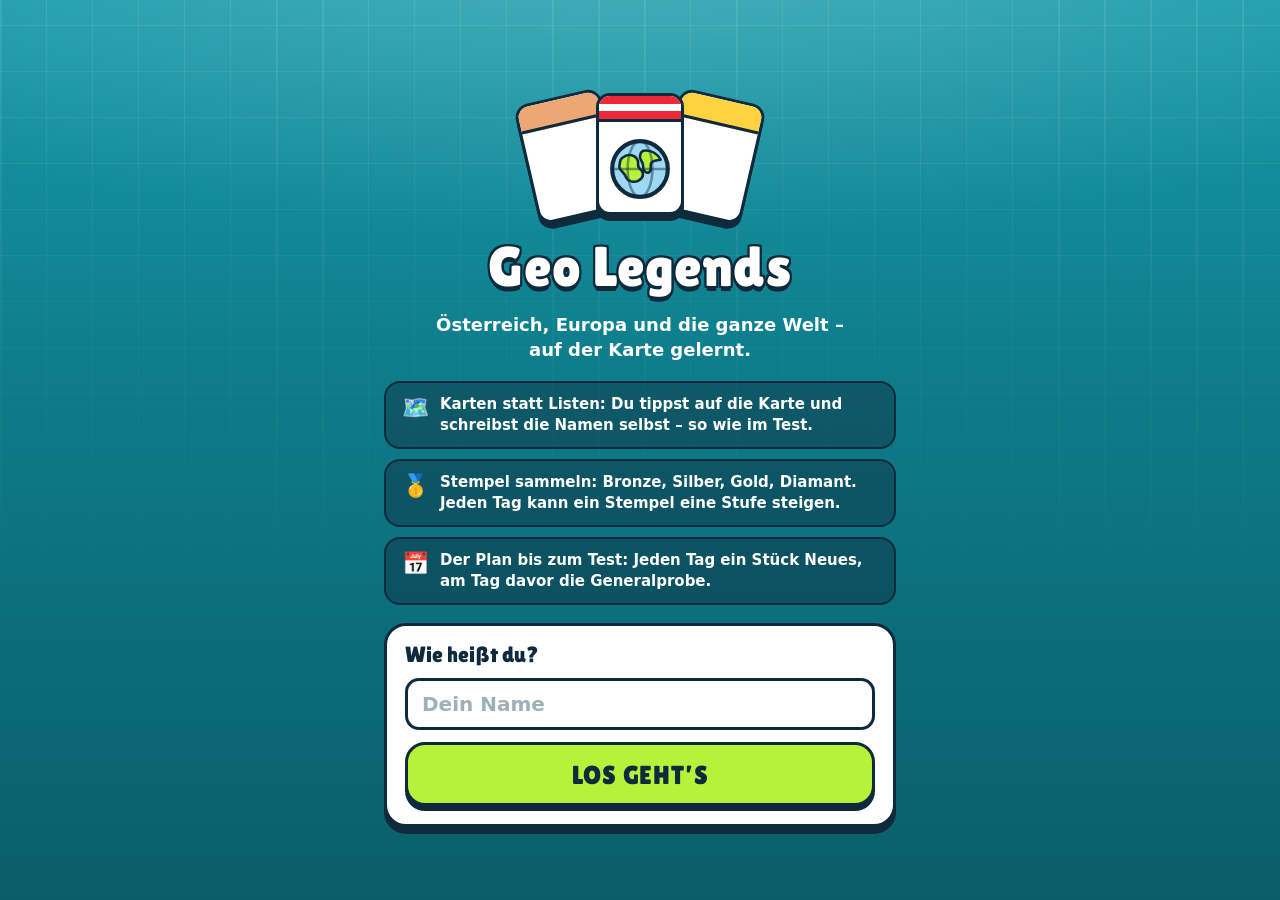
<file: index.html>
<!doctype html>
<html lang="de">
<head>
  <meta charset="utf-8">
  <meta name="viewport" content="width=device-width, initial-scale=1, viewport-fit=cover">
  <meta name="theme-color" content="#0E7C8A">
  <meta name="apple-mobile-web-app-capable" content="yes">
  <meta name="mobile-web-app-capable" content="yes">
  <meta name="apple-mobile-web-app-status-bar-style" content="black-translucent">
  <meta name="apple-mobile-web-app-title" content="Geo Legends">
  <meta name="format-detection" content="telephone=no, email=no, address=no, date=no">
  <meta name="description" content="Erdkunde-Trainer: Bundesländer, Steckbrief Österreich, Länder Europas mit Hauptstädten, Kontinente und Ozeane – auf der Karte gelernt.">
  <title>Geo Legends</title>
  <link rel="manifest" href="manifest.webmanifest">
  <link rel="apple-touch-icon" href="icons/apple-touch-icon.png">
  <link rel="icon" type="image/png" sizes="192x192" href="icons/icon-192.png">
  <link rel="preconnect" href="https://fonts.googleapis.com">
  <link rel="preconnect" href="https://fonts.gstatic.com" crossorigin>
  <link rel="stylesheet" href="https://fonts.googleapis.com/css2?family=Lilita+One&display=swap">
  <link rel="stylesheet" href="styles.css">
</head>
<body>
  <main id="app"></main>
  <div id="toast" role="status" aria-live="polite"></div>
  <canvas id="fx" aria-hidden="true"></canvas>
  <script src="maps.js"></script>
  <script src="data.js"></script>
  <script src="legends-status.js"></script>
  <script src="legends-sync.js"></script>
  <script src="app.js"></script>
</body>
</html>
</file>
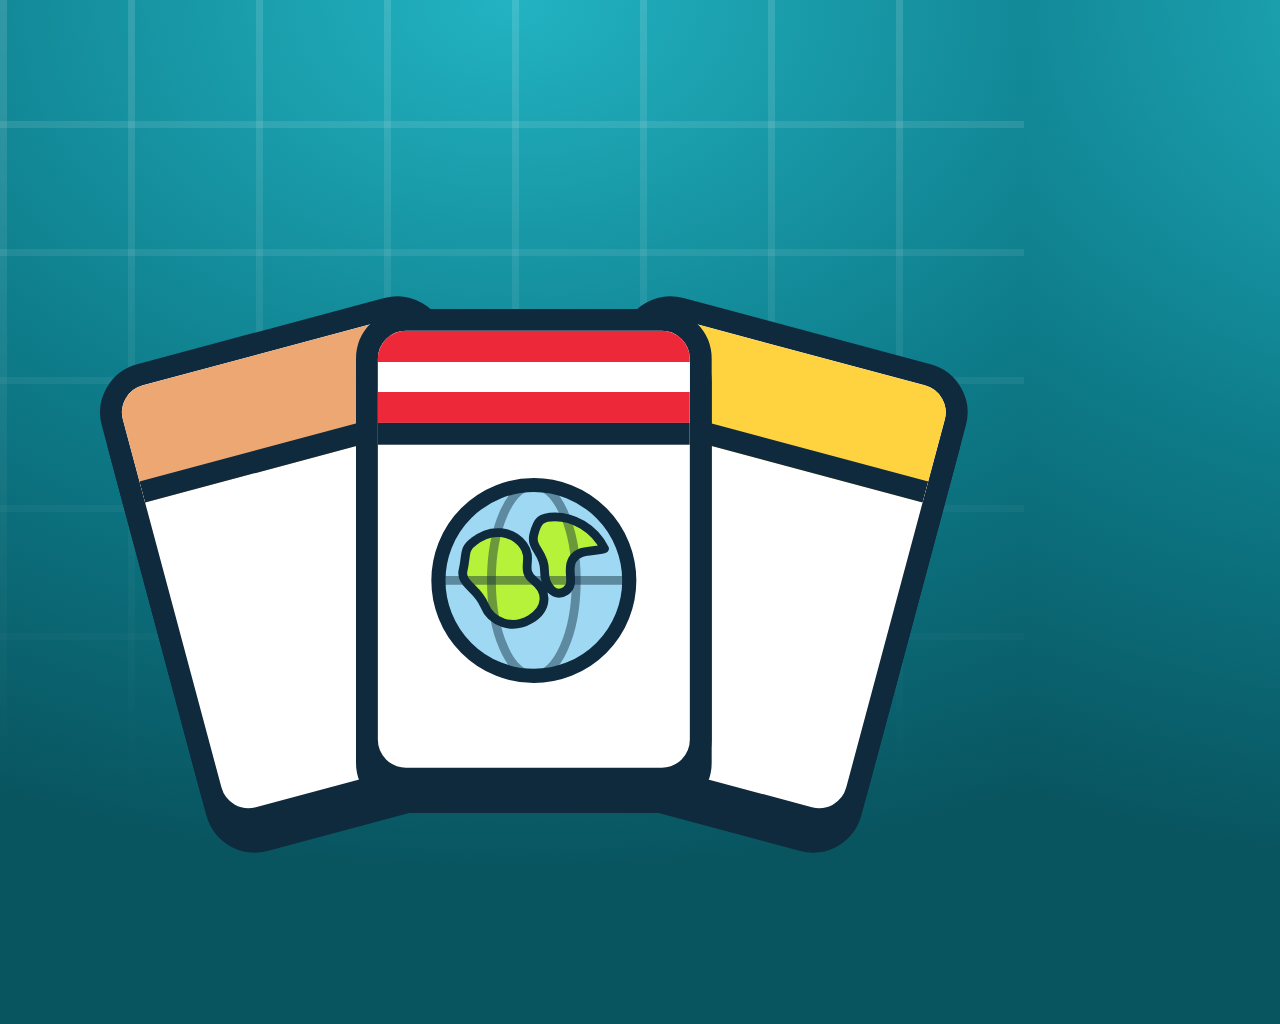
<file: icons/icon-source.html>
<!doctype html>
<!-- Quelle für das App-Icon. Rendern: siehe README ("Icons neu erzeugen"). ?s=0.6 für die maskable-Variante -->
<html>
<head>
<meta charset="utf-8">
<link rel="stylesheet" href="https://fonts.googleapis.com/css2?family=Lilita+One&display=block">
<style>
  html, body { margin: 0; width: 1024px; height: 1024px; overflow: hidden; }
  body {
    position: relative;
    background: radial-gradient(120% 85% at 50% 0%, #22B3C2 0%, #0E7C8A 55%, #085560 100%);
  }
  body::after {
    content: '';
    position: absolute;
    inset: 0;
    background:
      repeating-linear-gradient(0deg, rgba(255, 255, 255, .13) 0 7px, transparent 7px 128px),
      repeating-linear-gradient(90deg, rgba(255, 255, 255, .13) 0 7px, transparent 7px 128px);
    -webkit-mask-image: linear-gradient(#000 0%, rgba(0, 0, 0, .35) 45%, transparent 80%);
  }
  .fan { position: absolute; left: 50%; top: 53%; width: 0; height: 0; transform: scale(var(--s, .78)); z-index: 1; }
  .card {
    position: absolute;
    width: 400px;
    height: 560px;
    left: -200px;
    top: -300px;
    background: #fff;
    border: 28px solid #0F2A3D;
    border-radius: 64px;
    box-shadow: 0 30px 0 #0F2A3D;
    transform-origin: 50% 135%;
    overflow: hidden;
  }
  .card::before {
    content: '';
    position: absolute;
    left: 0; right: 0; top: 0;
    height: 118px;
    background: var(--c);
    border-bottom: 28px solid #0F2A3D;
  }
  .l { transform: translateX(-135px) rotate(-15deg); --c: #EDA772; }
  .r { transform: translateX(135px) rotate(15deg); --c: #FFD23F; }
  .f { --c: linear-gradient(#ED2939 0 33.4%, #fff 33.4% 66.6%, #ED2939 66.6%); }
  .f svg { position: absolute; left: 50%; top: 175px; width: 290px; height: 290px; margin-left: -145px; }
</style>
</head>
<body>
  <div class="fan"><div class="card l"></div><div class="card r"></div><div class="card f">
    <svg viewBox="0 0 64 64"><circle cx="32" cy="32" r="27" fill="#9ED8F2" stroke="#0F2A3D" stroke-width="4"/>
      <path d="M15 21c5-4 11-3 14 1s-1 7 3 10 4 8-1 11-11 1-13-4-7-6-6-10 0-6 3-8zM38 14c5 0 11 3 14 9-3 1-7 0-9 3s1 7-2 9-6-1-6-6-4-6-3-10 2-5 6-5z" fill="#B6F23A" stroke="#0F2A3D" stroke-width="2.5" stroke-linejoin="round"/>
      <ellipse cx="32" cy="32" rx="12" ry="27" fill="none" stroke="#0F2A3D" stroke-width="2.5" opacity=".45"/>
      <path d="M5 32h54" stroke="#0F2A3D" stroke-width="2.5" opacity=".45"/></svg>
  </div></div>
  <script>
    const s = new URLSearchParams(location.search).get('s');
    if (s) document.querySelector('.fan').style.setProperty('--s', s);
  </script>
</body>
</html>
</file>
<file: styles.css>
/* Geo Legends – Sammel-Look wie Word Legends: Meerestürkis, dicke Tinten-Konturen, Stempel-Farben */
:root {
  --field: #0E7C8A;
  --field-hi: #179AA9;
  --field-lo: #095E69;
  --ink: #0F2A3D;
  --mist: #E3F4F7;
  --muted: #4E6A77;
  --lime: #B6F23A;
  --sun: #FFCC2E;
  --coral: #FF5168;
  --back: repeating-linear-gradient(45deg, #2AA3B2 0 5px, #1C8C9A 5px 10px);

  /* Karte */
  --sea: #BFE4F5;
  --sea-deep: #A9D8EE;
  --land: #FFF5D9;
  --land-ctx: #E6DFCA;
  --land-off: #F4EFE0;
  --border: #3E5566;
  --map-bg: #DCEFF5;

  /* Stempel: Neu, Bronze, Silber, Gold, Diamant */
  --t0: #9FC3CC;
  --t1: #EDA772;
  --t2: #C6D3DF;
  --t3: #FFD23F;
  --t4: #6EE7F7;

  --display: 'Lilita One', ui-rounded, 'Arial Rounded MT Bold', system-ui, sans-serif;
  --body: ui-rounded, 'SF Pro Rounded', system-ui, -apple-system, 'Segoe UI', Roboto, sans-serif;
  --mono: ui-monospace, 'SF Mono', Menlo, monospace;

  --st: env(safe-area-inset-top, 0px);
  --sb: env(safe-area-inset-bottom, 0px);
  --r: 22px;
}

*, *::before, *::after { box-sizing: border-box; }
[hidden] { display: none !important; }
html { height: 100%; -webkit-text-size-adjust: 100%; background: var(--field); }
body {
  margin: 0;
  min-height: 100%;
  background: var(--field);
  color: #fff;
  font: 600 16px/1.4 var(--body);
  -webkit-tap-highlight-color: transparent;
  overscroll-behavior-y: none;
}
/* Meer: Licht von oben, Längen- und Breitengrade wie auf einer Seekarte */
body::before {
  content: '';
  position: fixed;
  inset: 0;
  pointer-events: none;
  background:
    radial-gradient(130% 55% at 50% -8%, rgba(255, 255, 255, .22), transparent 62%),
    linear-gradient(180deg, var(--field-hi) 0%, var(--field) 42%, var(--field-lo) 100%);
}
body::after {
  content: '';
  position: fixed;
  inset: 0;
  pointer-events: none;
  background:
    repeating-linear-gradient(0deg, rgba(255, 255, 255, .09) 0 1.5px, transparent 1.5px 46px),
    repeating-linear-gradient(90deg, rgba(255, 255, 255, .09) 0 1.5px, transparent 1.5px 46px);
  -webkit-mask-image: linear-gradient(180deg, #000 0%, rgba(0, 0, 0, .35) 38%, transparent 70%);
  mask-image: linear-gradient(180deg, #000 0%, rgba(0, 0, 0, .35) 38%, transparent 70%);
}
body.in-session { overflow: hidden; }
#app { position: relative; z-index: 1; }
button { font: inherit; color: inherit; -webkit-tap-highlight-color: transparent; touch-action: manipulation; }
:focus-visible { outline: 3px solid var(--sun); outline-offset: 3px; }

.screen {
  max-width: 560px;
  min-height: 100dvh;
  margin: 0 auto;
  padding: calc(var(--st) + 14px) 16px calc(var(--sb) + 24px);
  display: flex;
  flex-direction: column;
  gap: 16px;
}

/* ---------- Typo ---------- */
.outline {
  font-family: var(--display);
  font-weight: 400;
  color: #fff;
  letter-spacing: .01em;
  text-shadow:
    2px 2px 0 var(--ink), -2px 2px 0 var(--ink), 2px -2px 0 var(--ink), -2px -2px 0 var(--ink),
    0 2px 0 var(--ink), 0 -2px 0 var(--ink), 2px 0 0 var(--ink), -2px 0 0 var(--ink),
    0 5px 0 var(--ink);
}
.hero { font-size: clamp(40px, 12.5vw, 56px); line-height: .98; margin: 0; }
.center { text-align: center; }
.eyebrow { font: 800 12px/1 var(--body); letter-spacing: .16em; text-transform: uppercase; color: var(--muted); }
.lead { font: 700 18px/1.4 var(--body); margin: 0; }
.lead.dark { color: var(--ink); margin-bottom: 8px; }
.fineprint { font: 600 13.5px/1.4 var(--body); color: var(--muted); margin: 0; }
.screen > .fineprint, .result > .fineprint { color: rgba(255, 255, 255, .8); }

/* ---------- Knöpfe ---------- */
.btn {
  appearance: none;
  -webkit-appearance: none;
  border: 3px solid var(--ink);
  border-radius: 18px;
  background: #fff;
  color: var(--ink);
  font: 400 20px/1 var(--display);
  letter-spacing: .03em;
  text-transform: uppercase;
  padding: 15px 16px 13px;
  box-shadow: 0 5px 0 var(--ink);
  cursor: pointer;
  user-select: none;
  -webkit-user-select: none;
  transition: transform .07s ease, box-shadow .07s ease, background-color .15s;
}
.btn:active { transform: translateY(4px); box-shadow: 0 1px 0 var(--ink); }
.btn.go { background: var(--lime); }
.btn.danger { background: var(--coral); }
.btn.big { display: block; width: 100%; font-size: 26px; padding: 17px 16px 15px; border-radius: 20px; }
.btn:disabled { opacity: .5; }
.two { display: grid; grid-template-columns: 1fr 1fr; gap: 12px; }
.two:has(> :only-child) { grid-template-columns: 1fr; }

.icon-btn {
  flex: 0 0 auto;
  width: 46px;
  height: 46px;
  display: grid;
  place-items: center;
  padding: 0;
  border-radius: 14px;
  border: 3px solid var(--ink);
  background: #fff;
  color: var(--ink);
  font: 400 24px/1 var(--display);
  box-shadow: 0 4px 0 var(--ink);
  cursor: pointer;
}
.icon-btn:active { transform: translateY(3px); box-shadow: 0 1px 0 var(--ink); }

.link {
  appearance: none;
  background: none;
  border: 0;
  padding: 4px 0;
  font: 700 14px/1.3 var(--body);
  text-decoration: underline;
  text-underline-offset: 3px;
  opacity: .85;
  cursor: pointer;
}

.panel {
  background: #fff;
  color: var(--ink);
  border: 3px solid var(--ink);
  border-radius: var(--r);
  box-shadow: 0 7px 0 var(--ink);
  padding: 18px;
}
.panel p { margin: 0; }

/* ---------- Start ---------- */
.home-top, .topbar { display: flex; align-items: center; justify-content: space-between; gap: 12px; }
.topbar { justify-content: flex-start; }
.topbar h1 { margin: 0; font-size: 32px; line-height: 1; }
.hello { margin: 0; font-size: clamp(36px, 11vw, 46px); line-height: 1; overflow-wrap: anywhere; }

.pills { display: flex; flex-wrap: wrap; gap: 8px; margin-top: -4px; }
.pill {
  display: inline-flex;
  align-items: center;
  gap: 7px;
  background: var(--ink);
  color: #fff;
  border-radius: 999px;
  padding: 8px 13px 7px;
  font: 400 17px/1 var(--display);
  letter-spacing: .02em;
}
.pill.streak.off { color: rgba(255, 255, 255, .6); }
.pill.test { background: var(--sun); color: var(--ink); border: 2.5px solid var(--ink); padding: 6px 12px 5px; }
.xpmini { width: 44px; height: 9px; border-radius: 999px; background: rgba(255, 255, 255, .22); overflow: hidden; }
.xpmini i { display: block; height: 100%; background: var(--sun); border-radius: 999px; }

.mission { text-align: center; display: grid; gap: 6px; }
.mission-line { font: 700 19px/1.35 var(--body); }
.mission-line b { font-family: var(--display); font-weight: 400; font-size: 23px; }
.mission-time { font: 700 14px/1.2 var(--body); color: var(--muted); margin-bottom: 10px !important; }
.mission-done { font: 400 32px/1.1 var(--display); margin: 4px 0 2px !important; }
.mission .two { margin-top: 12px; }
.mission .fineprint { margin-top: 10px; }
.mission .link { justify-self: center; color: var(--muted); margin-top: 4px; }

/* Stempel auf der Missionskarte */
.stamps { position: relative; height: 76px; margin: 8px 0 8px; }
.stamp {
  position: absolute;
  left: 50%;
  top: 6px;
  width: 58px;
  height: 58px;
  margin-left: -29px;
  display: grid;
  place-items: center;
  border-radius: 50%;
  border: 3px solid var(--ink);
  background: var(--tier, var(--t1));
  box-shadow: 0 4px 0 var(--ink);
  font-size: 26px;
  outline: 2px dashed rgba(15, 42, 61, .35);
  outline-offset: -9px;
  transform: translateX(calc(var(--i) * 40px)) rotate(calc(var(--i) * 9deg));
}
.stamp.new { background: var(--back); color: #fff; font: 400 30px/1 var(--display); text-shadow: 0 2px 0 var(--ink); outline-color: rgba(255, 255, 255, .5); }

/* Plan-Karte: dieselbe Ampel wie bei Mama und Papa, im Ton fürs Kind – kein Rot, keine Minuten, keine XP */
.plan { display: grid; gap: 14px; padding: 16px; }
.plan.tone-ok { --plan: var(--lime); }
.plan.tone-catch { --plan: var(--sun); }
.plan.tone-sos { --plan: var(--t1); }   /* Notfallplan: warmes Bronze, bewusst kein Rot */
.plan.tone-calm { --plan: var(--mist); }   /* Kein Termin: keine Ampel, weder grün noch Alarm */
.plan-head { display: grid; grid-template-columns: 54px 1fr; gap: 12px; align-items: center; }
.plan-badge {
  width: 54px;
  height: 54px;
  display: grid;
  place-items: center;
  border: 3px solid var(--ink);
  border-radius: 50%;
  background: var(--plan, var(--lime));
  box-shadow: 0 4px 0 var(--ink);
  font-size: 27px;
  outline: 2px dashed rgba(15, 42, 61, .35);
  outline-offset: -9px;
}
.plan-title { display: block; font: 400 25px/1.05 var(--display); letter-spacing: .01em; }
.plan-text { margin-top: 3px !important; font: 700 15px/1.35 var(--body); }
.plan-days { display: grid; grid-template-columns: repeat(7, 1fr); gap: 2px; }
.pday { display: grid; justify-items: center; gap: 5px; font: 800 12px/1 var(--body); color: var(--muted); }
.pday i {
  width: 30px;
  height: 30px;
  display: grid;
  place-items: center;
  border: 3px solid var(--ink);
  border-radius: 50%;
  background: #fff;
  font: 400 16px/1 var(--display);
  font-style: normal;
  color: var(--ink);
}
.pday.fertig i { background: var(--lime); box-shadow: 0 3px 0 var(--ink); }
.pday.teil i { background: linear-gradient(90deg, var(--sun) 50%, #fff 50%); }
.pday.aus i { background: var(--mist); border-color: #8FA7B1; }
.pday.frei i { width: 14px; height: 14px; margin: 8px 0; border-width: 2.5px; background: var(--mist); }
.pday.offen i { border-style: dashed; }
.pday.today { color: var(--ink); }
.plan-note { text-align: center; font: 700 12.5px/1.3 var(--body); color: var(--muted); }

.install { background: var(--sun); display: grid; gap: 6px; box-shadow: 0 5px 0 var(--ink); }
.install p { font-weight: 700; }
.install .link { justify-self: start; }
.share {
  display: inline-grid;
  place-items: center;
  width: 22px;
  height: 22px;
  border: 2px solid var(--ink);
  border-radius: 6px;
  font-size: 12px;
  vertical-align: -3px;
}

/* Reisepass: vier Themen */
.passport {
  background: rgba(15, 42, 61, .45);
  border: 3px solid var(--ink);
  border-radius: var(--r);
  padding: 14px 12px 12px;
}
.shelf-head { display: flex; justify-content: space-between; align-items: center; margin-bottom: 12px; gap: 8px; }
.shelf-head h2 { margin: 0; font: 400 21px/1 var(--display); letter-spacing: .02em; }
.shelf-head span { display: flex; gap: 4px; }
.lg { display: inline-block; width: 14px; height: 14px; border-radius: 50%; border: 2px solid var(--ink); background: var(--tier); }
.tiles { display: grid; grid-template-columns: 1fr 1fr; gap: 10px; }
.tile {
  appearance: none;
  display: flex;
  flex-direction: column;
  gap: 6px;
  text-align: left;
  background: #fff;
  color: var(--ink);
  border: 3px solid var(--ink);
  border-radius: 16px;
  box-shadow: 0 5px 0 var(--ink);
  padding: 11px 11px 10px;
  cursor: pointer;
}
.tile:active { transform: translateY(3px); box-shadow: 0 2px 0 var(--ink); }
.tile-ic { font-size: 26px; line-height: 1; }
.tile b { font: 400 18px/1.05 var(--display); letter-spacing: .01em; }
.tbar { display: flex; height: 13px; border: 2.5px solid var(--ink); border-radius: 999px; overflow: hidden; background: #E6EEF0; }
.tbar i { display: block; background: var(--tier); }
.tbar i + i { border-left: 2px solid var(--ink); }
.tbar i.rest { background: #E6EEF0; }
.tnum { font: 800 12.5px/1.2 var(--body); color: var(--muted); }

/* ---------- Willkommen ---------- */
.welcome { justify-content: center; text-align: center; gap: 18px; }
.logo-fan { position: relative; height: 150px; margin-top: 8px; }
.mini {
  display: block;
  position: absolute;
  left: 50%;
  bottom: 6px;
  width: 88px;
  height: 122px;
  margin-left: -44px;
  overflow: hidden;
  background: #fff;
  border: 3px solid var(--ink);
  border-radius: 14px;
  box-shadow: 0 6px 0 var(--ink);
  transform: translateX(calc(var(--i) * 50px)) rotate(calc(var(--i) * 13deg));
  transform-origin: 50% 125%;
}
.mini::before {
  content: '';
  position: absolute;
  left: 0; right: 0; top: 0;
  height: 26px;
  background: var(--tier, var(--t1));
  border-bottom: 3px solid var(--ink);
}
.hero-card { z-index: 2; }
.hero-card::before { background: linear-gradient(#ED2939 0 33.3%, #fff 33.3% 66.6%, #ED2939 66.6%); }
.hero-card .globe { position: absolute; left: 50%; top: 40px; width: 66px; height: 66px; margin-left: -33px; }
.rules { list-style: none; padding: 0; margin: 0; display: grid; gap: 10px; text-align: left; }
.rules li {
  display: grid;
  grid-template-columns: 34px 1fr;
  gap: 8px;
  align-items: start;
  background: rgba(15, 42, 61, .42);
  border: 2.5px solid var(--ink);
  border-radius: 16px;
  padding: 11px 12px;
}
.rules li span { font-size: 22px; line-height: 1.25; text-align: center; }
.rules li p { margin: 0; font: 600 15px/1.4 var(--body); }
.name-form { display: grid; gap: 12px; text-align: left; }
.name-form label { font: 400 22px/1 var(--display); }

input[type=text], input[type=date] {
  width: 100%;
  min-height: 52px;
  font: 700 20px/1.2 var(--body);
  color: var(--ink);
  background: #fff;
  border: 3px solid var(--ink);
  border-radius: 14px;
  padding: 11px 14px;
  outline: none;
  -webkit-appearance: none;
  appearance: none;
}
input[type=text]:focus, input[type=date]:focus { box-shadow: 0 0 0 4px var(--sun); }
input::placeholder { color: #9DB0B8; opacity: 1; }

/* ---------- Chips, Auswahl ---------- */
.chips { display: flex; gap: 8px; flex-wrap: wrap; }
.chipbtn {
  appearance: none;
  border: 2.5px solid var(--ink);
  background: #fff;
  color: var(--ink);
  border-radius: 999px;
  padding: 8px 12px 7px;
  font: 800 14px/1 var(--body);
  box-shadow: 0 3px 0 var(--ink);
  cursor: pointer;
}
.chipbtn.on { background: var(--lime); }
.group-head { margin: 8px 0 -6px; font: 400 21px/1.1 var(--display); text-shadow: 0 2px 0 var(--ink); }
.pick-grid { display: grid; grid-template-columns: 1fr 1fr; gap: 9px; }
.pickbtn {
  appearance: none;
  display: flex;
  align-items: center;
  gap: 8px;
  text-align: left;
  background: #fff;
  color: var(--ink);
  border: 2.5px solid var(--ink);
  border-radius: 14px;
  box-shadow: 0 3px 0 var(--ink);
  padding: 9px 10px;
  font: 800 14.5px/1.15 var(--body);
  cursor: pointer;
}
.pickbtn span { font-size: 20px; line-height: 1; }
.pickbtn.on { background: var(--lime); }
.pickbtn:not(.on) { opacity: .78; }
.sticky-go { position: sticky; bottom: calc(var(--sb) + 12px); z-index: 5; }

/* ---------- Karte ---------- */
.mapbox {
  position: relative;
  overflow: hidden;
  background: var(--map-bg);
  border: 3px solid var(--ink);
  border-radius: 18px;
  box-shadow: 0 5px 0 var(--ink);
}
.mapbox svg.map {
  position: absolute;
  inset: 0;
  width: 100%;
  height: 100%;
  display: block;
  touch-action: none;
  user-select: none;
  -webkit-user-select: none;
  -webkit-touch-callout: none;
}
.map .sea, .map .sphere { fill: var(--sea); }
.map .nbg, .map .nland { fill: var(--land-ctx); }
.map .nborder { fill: none; stroke: #9B9077; stroke-width: 1.2; stroke-dasharray: 4 3; vector-effect: non-scaling-stroke; pointer-events: none; }
.map .frame { fill: none; stroke: var(--ink); stroke-width: 1.5; vector-effect: non-scaling-stroke; pointer-events: none; }
.map .rim { fill: none; stroke: var(--ink); stroke-width: 2; vector-effect: non-scaling-stroke; pointer-events: none; }
.map .rg {
  fill: var(--land);
  stroke: var(--border);
  stroke-width: .9;
  stroke-linejoin: round;
  vector-effect: non-scaling-stroke;
  transition: fill .25s;
  cursor: pointer;
}
.map .rg.ctx { fill: var(--land-ctx); stroke: #A39880; }
.map .rg.off { fill: var(--land-off); }
.map .oc { fill: transparent; transition: fill .25s; cursor: pointer; }
.map .lake { fill: var(--sea); stroke: #79B8DA; stroke-width: .6; vector-effect: non-scaling-stroke; }
.map .river { fill: none; stroke: #4BA2DA; stroke-width: 2; stroke-linecap: round; stroke-linejoin: round; vector-effect: non-scaling-stroke; pointer-events: none; }
.map-austria .lake { pointer-events: none; }

.map .rg.t1 { fill: var(--t1); }
.map .rg.t2 { fill: var(--t2); }
.map .rg.t3 { fill: var(--t3); }
.map .rg.t4 { fill: var(--t4); }
.map .oc.t1 { fill: rgba(237, 167, 114, .45); }
.map .oc.t2 { fill: rgba(150, 170, 190, .35); }
.map .oc.t3 { fill: rgba(255, 210, 63, .5); }
.map .oc.t4 { fill: rgba(110, 231, 247, .55); }

.map .rg.soft { fill: #FFE69A; }
.map .oc.soft { fill: rgba(255, 220, 110, .55); }
.map .rg.hl { fill: var(--sun); stroke: var(--ink); stroke-width: 2.2; animation: glow 1.5s ease-in-out infinite; }
.map .oc.hl { fill: rgba(255, 204, 46, .75); animation: glowsea 1.5s ease-in-out infinite; }
.map .rg.good { fill: var(--lime); stroke: var(--ink); stroke-width: 2.2; animation: none; }
.map .oc.good { fill: rgba(182, 242, 58, .75); }
.map .rg.almost, .map .rg.reveal { fill: var(--sun); stroke: var(--ink); stroke-width: 2.2; animation: none; }
.map .oc.almost, .map .oc.reveal { fill: rgba(255, 204, 46, .8); }
.map .rg.bad { fill: var(--coral); stroke: var(--ink); stroke-width: 2; }
.map .oc.bad { fill: rgba(255, 81, 104, .55); }
.map .rg.pick, .map .oc.pick { stroke: var(--ink); stroke-width: 3; }
.map .rg.pick { fill: var(--lime); }
.map .oc.pick { fill: rgba(182, 242, 58, .6); }

/* Beschriftung: bleibt beim Zoomen gleich groß */
.map .ov { pointer-events: none; }
.map .ovi.notext text { display: none; }
.map .ovs { transform: scale(var(--u, 1)); }
.map .ovi text {
  font: 800 12.5px/1 var(--body);
  fill: var(--ink);
  paint-order: stroke;
  stroke: #fff;
  stroke-width: 3.5px;
  stroke-linejoin: round;
}
.map .ovi.dim text { fill: #8A9AA2; font-weight: 700; }
.map .ovi.nb-l text { fill: #8C8370; font: italic 700 12px/1 var(--body); stroke-width: 3px; }
.map .ovi.sea-l text { fill: #0B5C86; font-style: italic; }
.map .ovi.big text { font: 400 17px/1 var(--display); letter-spacing: .02em; stroke-width: 4.5px; }
.map .ovi.bad-l text { fill: #B4142E; }
.map .ovi.cap text { font-size: 12px; }
.map .ovi.cap.big text { font-size: 17px; }
.map .ovi .dot { fill: var(--ink); stroke: #fff; stroke-width: 2px; }
.map .ovi.good .dot { fill: #2B8A0E; }
.map .ovi.almost .dot { fill: #C98A00; }
.map .ovi.bad-l .dot { fill: #D22A42; }
.map .ovi .halo { fill: rgba(255, 204, 46, .55); stroke: var(--ink); stroke-width: 2px; animation: halo 1.5s ease-in-out infinite; transform-origin: 0 0; }
.map .ovi.good .halo { fill: rgba(182, 242, 58, .6); animation: none; }
.map .ovi.ring .halo { fill: rgba(255, 204, 46, .35); stroke-width: 3px; }
.map .ovi.q text { font: 400 20px/1 var(--display); fill: var(--ink); stroke-width: 4px; }

.zoom { position: absolute; right: 7px; top: 7px; display: flex; gap: 6px; z-index: 2; }
.zoom button {
  width: 34px;
  height: 34px;
  padding: 0;
  display: grid;
  place-items: center;
  border: 2.5px solid var(--ink);
  border-radius: 12px;
  background: rgba(255, 255, 255, .92);
  color: var(--ink);
  font: 400 20px/1 var(--display);
  box-shadow: 0 2px 0 var(--ink);
  cursor: pointer;
}
.zoom button:active { transform: translateY(2px); box-shadow: none; }

/* ---------- Atlas ---------- */
.atlas-map { display: flex; flex-direction: column; }
.atlas-map .mapbox { width: 100%; aspect-ratio: var(--ar); min-height: 240px; max-height: 62vh; }
.seg { display: grid; grid-template-columns: repeat(4, 1fr); border: 3px solid var(--ink); border-radius: 14px; overflow: hidden; background: #fff; }
.seg.two-seg { grid-template-columns: 1fr 1fr; }
.seg button {
  appearance: none;
  border: 0;
  border-right: 3px solid var(--ink);
  background: #fff;
  color: var(--ink);
  padding: 11px 0 9px;
  font: 400 18px/1 var(--display);
  cursor: pointer;
}
.seg button:last-child { border-right: 0; }
.seg button.on { background: var(--lime); }
.info { display: grid; gap: 8px; min-height: 64px; }
.info-head { display: flex; align-items: center; gap: 12px; }
.info-flag { font-size: 34px; line-height: 1; }
.info-name { display: block; font: 400 24px/1.05 var(--display); }
.info-cap { display: block; margin-top: 3px; font: 700 15px/1.2 var(--body); color: var(--muted); }
.info-cap b { color: var(--ink); }
.legend { display: flex; flex-wrap: wrap; gap: 6px 12px; justify-content: center; font: 800 12.5px/1 var(--body); }
.legend span { display: inline-flex; align-items: center; gap: 5px; }
.legend i { width: 14px; height: 14px; border-radius: 4px; border: 2px solid var(--ink); background: var(--tier); }
.legend span:first-child i { background: var(--land); }

/* Steckbrief */
.steck, .steck-card { position: relative; overflow: hidden; }
.steck-band {
  height: 16px;
  margin: -18px -18px 14px;
  background: linear-gradient(#ED2939 0 33.4%, #fff 33.4% 66.6%, #ED2939 66.6%);
  border-bottom: 3px solid var(--ink);
}
.steck-list { margin: 0; display: grid; gap: 0; }
.steck-row { display: grid; grid-template-columns: minmax(0, 42%) 1fr; gap: 10px; padding: 8px 0; border-bottom: 2px dashed #D5E3E8; }
.steck-row:last-child { border-bottom: 0; }
.steck-row dt { font: 800 12.5px/1.3 var(--body); color: var(--muted); text-transform: uppercase; letter-spacing: .03em; overflow-wrap: anywhere; hyphens: auto; -webkit-hyphens: auto; }
.steck-row dd { margin: 0; font: 800 16px/1.3 var(--body); }
.mini-stamp { font-size: 14px; }

/* ---------- Abfrage ---------- */
.session {
  max-width: 560px;
  height: var(--vvh, 100dvh);
  margin: 0 auto;
  padding: calc(var(--st) + 10px) 14px calc(var(--sb) + 12px);
  display: flex;
  flex-direction: column;
  gap: 10px;
  overflow: hidden;
}
body.kb .session { padding-bottom: 8px; gap: 8px; }
.ses-top { display: flex; align-items: center; gap: 12px; flex: 0 0 auto; }
.bar {
  flex: 1;
  height: 22px;
  background: rgba(15, 42, 61, .55);
  border: 3px solid var(--ink);
  border-radius: 999px;
  overflow: hidden;
}
.bar i {
  display: block;
  height: 100%;
  width: 0;
  background: var(--lime);
  border-radius: 999px;
  box-shadow: inset 0 5px 0 rgba(255, 255, 255, .45);
  transition: width .45s cubic-bezier(.3, 1.3, .5, 1);
}
.combo { flex: 0 0 auto; min-width: 46px; text-align: right; font: 400 21px/1 var(--display); color: var(--sun); text-shadow: 0 2px 0 var(--ink); }
.ses-q { flex: 0 0 auto; display: grid; gap: 4px; }
.qline { display: flex; align-items: center; justify-content: space-between; gap: 8px; min-height: 28px; }
.chip { font: 800 12.5px/1.2 var(--body); letter-spacing: .08em; text-transform: uppercase; }
.qtext {
  margin: 0;
  font: 400 clamp(23px, 6.6vw, 30px)/1.1 var(--display);
  text-shadow: 0 2px 0 var(--ink), 1.5px 1.5px 0 var(--ink), -1.5px 1.5px 0 var(--ink), 1.5px -1px 0 var(--ink), -1.5px -1px 0 var(--ink);
}
.qtext b { color: var(--sun); font-weight: 400; }
.tools { display: flex; gap: 8px; flex: 0 0 auto; }
.tool {
  appearance: none;
  border: 2.5px solid var(--ink);
  background: #fff;
  color: var(--ink);
  border-radius: 999px;
  padding: 6px 10px 5px;
  font: 800 13px/1 var(--body);
  box-shadow: 0 3px 0 var(--ink);
  cursor: pointer;
  white-space: nowrap;
}
.tool:active { transform: translateY(2px); box-shadow: 0 1px 0 var(--ink); }
.tool:disabled { opacity: .45; }

.ses-stage { position: relative; min-height: 0; }
.ses-stage.map-mode { flex: 0 1 auto; min-height: 130px; display: flex; flex-direction: column; padding-bottom: 5px; }
/* Die Karte ist so hoch, wie sie es braucht – wird es eng (Tastatur), schrumpft sie */
.ses-stage.map-mode .mapbox { flex: 0 1 auto; width: 100%; aspect-ratio: var(--ar); min-height: 0; }
.session > .choices, .session > .answer, .session > #ses-next { margin-top: auto; }
.ses-stage.card-mode { flex: 0 1 auto; overflow-y: auto; padding-bottom: 8px; -webkit-overflow-scrolling: touch; }

.qcard {
  background: #fff;
  color: var(--ink);
  border: 3px solid var(--ink);
  border-radius: 22px;
  box-shadow: 0 7px 0 var(--ink);
  padding: 18px;
  display: flex;
  flex-direction: column;
  gap: 8px;
}
.qkicker { font: 800 12px/1.2 var(--body); letter-spacing: .12em; text-transform: uppercase; color: var(--muted); }
.qbig { font: 400 clamp(36px, 11vw, 50px)/1.02 var(--display); overflow-wrap: anywhere; }
.qmid { font: 400 clamp(23px, 6.8vw, 29px)/1.15 var(--display); }
.qsub { margin: 0; font: 700 17px/1.3 var(--body); color: var(--muted); }

.slots { display: flex; flex-wrap: wrap; gap: 8px; margin-top: 4px; }
.slot {
  padding: 7px 11px 6px;
  border: 2.5px solid var(--ink);
  border-radius: 11px;
  font: 800 15px/1.1 var(--body);
  background: #fff;
}
.slot.empty { border-style: dashed; color: #9DB0B8; min-width: 40px; text-align: center; }
.slot.ok { background: var(--lime); }
.slot.almost { background: var(--sun); }
.slot.miss { background: #FFD3DA; text-decoration: underline wavy #D22A42 1.5px; text-underline-offset: 3px; }
.slots.sol { margin: 2px 0 4px; }

.ses-fb { flex: 0 0 auto; max-height: 36vh; overflow-y: auto; -webkit-overflow-scrolling: touch; padding-bottom: 6px; }
body.kb .ses-fb { max-height: 26vh; }
.fb {
  position: relative;
  background: #fff;
  color: var(--ink);
  border: 3px solid var(--ink);
  border-radius: 18px;
  box-shadow: 0 5px 0 var(--ink);
  overflow: hidden;
}
.fb-band span:last-child { white-space: nowrap; }
.fb-band {
  display: flex;
  justify-content: space-between;
  gap: 10px;
  padding: 8px 14px 6px;
  border-bottom: 3px solid var(--ink);
  font: 400 17px/1.1 var(--display);
  letter-spacing: .04em;
  text-transform: uppercase;
}
.fb.good .fb-band { background: var(--lime); }
.fb.almost .fb-band { background: var(--sun); }
.fb.bad .fb-band { background: var(--coral); }
.fb-body { padding: 10px 14px 12px; display: grid; gap: 7px; }
.fb.info .fb-body { padding: 10px 14px; }
.fb-ans { font: 700 17px/1.35 var(--body); }
.fb-ans b { font: 400 21px/1.1 var(--display); letter-spacing: .01em; }
.fb-ans .sep { color: var(--muted); }
.pairs { display: grid; grid-template-columns: 1fr 1fr; gap: 5px 12px; font: 700 14px/1.3 var(--body); margin-top: 6px; }
.lvup {
  position: absolute;
  right: 10px;
  top: 30px;
  width: 54px;
  height: 54px;
  display: grid;
  place-items: center;
  border-radius: 50%;
  background: var(--tier);
  border: 3px solid var(--ink);
  outline: 2px dashed rgba(15, 42, 61, .4);
  outline-offset: -8px;
  font-size: 24px;
  transform: rotate(10deg);
  animation: stamp .5s cubic-bezier(.3, 1.6, .5, 1) .12s both;
}
.yours { font: 700 15.5px/1.4 var(--body); color: var(--muted); }
.yours s { color: #D22A42; text-decoration-thickness: 2px; }
.fix { color: var(--ink); font-weight: 800; }
.fix mark { background: var(--sun); color: var(--ink); border-radius: 4px; padding: 0 2px; }
.note { margin: 0; font: 700 15.5px/1.35 var(--body); }
.tip { margin: 0; background: var(--mist); border-radius: 12px; padding: 8px 11px; font: 600 15px/1.35 var(--body); }
.sched { margin: 0; font: 800 14px/1.3 var(--body); color: var(--muted); }
.sched.up { color: #2B7F0E; }
.sched.down { color: #C4233A; }
.retype { margin: 0; font: 800 15px/1.3 var(--body); }
.pattern {
  font: 700 24px/1.2 var(--mono);
  letter-spacing: .06em;
  text-align: center;
  padding: 6px;
  background: #FFF4CC;
  border-radius: 12px;
  white-space: pre-wrap;
}

.choices { flex: 0 0 auto; display: grid; grid-template-columns: 1fr 1fr; gap: 10px; }
.choices.long { grid-template-columns: 1fr; }
.btn.choice {
  text-transform: none;
  letter-spacing: 0;
  font: 800 17px/1.2 var(--body);
  padding: 13px 10px;
  border-radius: 15px;
  min-height: 54px;
}
.choices.long .btn.choice { text-align: left; padding: 11px 14px; min-height: 48px; }
.btn.choice:disabled { opacity: .5; }
.btn.choice.right { background: var(--lime); opacity: 1; }
.btn.choice.wrong { background: var(--coral); opacity: 1; }
.btn.choice.picked { background: var(--mist); opacity: 1; }

.answer { flex: 0 0 auto; display: grid; grid-template-columns: 1fr auto; gap: 10px; align-items: stretch; }
.answer input {
  font-size: 22px;
  min-height: 58px;
  border-radius: 16px;
  padding: 10px 14px;
  box-shadow: inset 0 4px 0 rgba(15, 42, 61, .1);
}
.answer input:focus { box-shadow: inset 0 4px 0 rgba(15, 42, 61, .1), 0 0 0 4px var(--sun); }
.answer input.good { background: #EDFFD0; }
.answer input.almost { background: #FFF3C8; }
.answer input.bad { background: #FFE1E6; }
.answer .btn { font-size: 20px; padding: 12px 16px 10px; border-radius: 16px; min-width: 104px; }
#ses-next { flex: 0 0 auto; }

/* ---------- Zusammenfassung ---------- */
.summary { gap: 14px; }
.streak-up { margin: 0; text-align: center; font: 400 23px/1.2 var(--display); color: var(--sun); text-shadow: 0 2px 0 var(--ink); }
.statrow { display: grid; grid-template-columns: repeat(3, minmax(0, 1fr)); gap: 10px; }
.stat {
  background: #fff;
  color: var(--ink);
  border: 3px solid var(--ink);
  border-radius: 16px;
  box-shadow: 0 5px 0 var(--ink);
  padding: 13px 6px 11px;
  text-align: center;
}
.stat b { display: block; font: 400 27px/1 var(--display); margin-bottom: 5px; }
.stat span { font: 800 11.5px/1 var(--body); letter-spacing: .09em; text-transform: uppercase; color: var(--muted); }
.sub { margin: 6px 0 -2px; font: 400 21px/1 var(--display); text-shadow: 0 2px 0 var(--ink); }
.parade { display: grid; grid-template-columns: repeat(3, minmax(0, 1fr)); gap: 10px; }
.pstamp {
  display: flex;
  flex-direction: column;
  align-items: center;
  gap: 6px;
  padding: 10px 6px 9px;
  background: #fff;
  color: var(--ink);
  border: 3px solid var(--ink);
  border-radius: 14px;
  box-shadow: 0 4px 0 var(--ink);
  text-align: center;
  animation: deal .5s cubic-bezier(.3, 1.4, .5, 1) both;
  animation-delay: var(--d);
}
.pstamp span {
  width: 40px;
  height: 40px;
  display: grid;
  place-items: center;
  border-radius: 50%;
  background: var(--tier);
  border: 2.5px solid var(--ink);
  font-size: 19px;
}
.pstamp b { font: 400 14.5px/1.1 var(--display); overflow-wrap: break-word; hyphens: auto; -webkit-hyphens: auto; max-width: 100%; }
.summary .more { color: rgba(255, 255, 255, .85); margin-top: -4px; }
.lvlbox { display: grid; gap: 8px; }
.lvlrow { display: flex; align-items: baseline; gap: 10px; }
.lvlrow b { font: 400 25px/1 var(--display); }
.lvlrow span { font-weight: 800; color: var(--muted); }
.lvlrow em {
  margin-left: auto;
  font: 400 17px/1 var(--display);
  font-style: normal;
  background: var(--sun);
  border: 2.5px solid var(--ink);
  border-radius: 10px;
  padding: 6px 9px 4px;
  animation: bump .6s .4s both;
}
.lvlbox small { font: 700 13px/1 var(--body); color: var(--muted); }
.xpbar { height: 20px; border: 3px solid var(--ink); border-radius: 999px; background: var(--mist); overflow: hidden; }
.xpbar i { display: block; height: 100%; background: var(--sun); border-radius: 999px; box-shadow: inset 0 4px 0 rgba(255, 255, 255, .5); }

/* ---------- Probetest ---------- */
.sizes { display: grid; gap: 12px; margin-top: 14px; }
.result { gap: 14px; }
.gstamp {
  width: 170px;
  height: 170px;
  margin: 6px auto 0;
  border-radius: 50%;
  border: 5px solid var(--ink);
  box-shadow: 0 8px 0 var(--ink), inset 0 0 0 7px rgba(255, 255, 255, .5);
  display: grid;
  place-items: center;
  align-content: center;
  gap: 2px;
  color: var(--ink);
  transform: rotate(-7deg);
  animation: stamp .6s cubic-bezier(.3, 1.6, .5, 1) both;
}
.gstamp b { font: 400 88px/.9 var(--display); }
.gstamp span { font: 400 17px/1 var(--display); letter-spacing: .04em; text-transform: uppercase; }
.g1 { background: var(--lime); }
.g2 { background: #3BDB86; }
.g3 { background: var(--sun); }
.g4 { background: #FF9A2B; }
.g5 { background: var(--coral); }
.score { margin: 6px 0 0; text-align: center; font: 400 22px/1.2 var(--display); text-shadow: 0 2px 0 var(--ink); }
.parts { display: grid; gap: 10px; }
.part { display: grid; grid-template-columns: 96px 1fr auto; gap: 10px; align-items: center; font: 800 15px/1 var(--body); }
.pbar { height: 14px; border: 2.5px solid var(--ink); border-radius: 999px; background: var(--mist); overflow: hidden; }
.pbar i { display: block; height: 100%; background: var(--lime); }
.part b { font: 400 18px/1 var(--display); }
.list { padding: 4px 14px; }
.rrow {
  display: grid;
  grid-template-columns: 24px 1fr 1fr;
  gap: 8px;
  align-items: start;
  padding: 10px 0;
  border-bottom: 2px solid var(--mist);
  font: 700 15px/1.3 var(--body);
}
.rrow:last-child { border-bottom: 0; }
.rmark { font: 400 19px/1 var(--display); }
.rq { color: var(--muted); }
.rrow.good .rmark { color: #2B7F0E; }
.rrow.almost .rmark { color: #B07A00; }
.rrow.bad .rmark { color: #D22A42; }
.ra small { display: block; margin-top: 2px; font: 700 13px/1.25 var(--body); color: #D22A42; }

/* ---------- Einstellungen ---------- */
.form { display: grid; gap: 18px; }
.field { display: grid; gap: 8px; }
.field > b { font: 800 15px/1.2 var(--body); }
.field small, .toggle small { display: block; font: 600 13.5px/1.35 var(--body); color: var(--muted); }
.field .btn { font-size: 17px; text-transform: none; letter-spacing: 0; }
.daterow { display: flex; align-items: center; gap: 12px; }
.daterow input { flex: 1; }
.daterow input:disabled { opacity: 1; color: var(--ink); background: var(--mist); -webkit-text-fill-color: var(--ink); }
.field small .locked { color: var(--ink); font-weight: 800; }

/* Eltern-Verbindung */
.hq { gap: 14px; }
.hq input[type=text] { font: 600 16px/1.2 var(--mono); }   /* unter 16px zoomt iOS beim Antippen hinein */
.hq-state { font: 800 14px/1.35 var(--body); color: var(--ink); overflow-wrap: anywhere; }
.hq-state small { display: block; margin-top: 4px; font: 600 13.5px/1.35 var(--body); color: var(--muted); }
.hq-btns .btn { font-size: 16px; text-transform: none; letter-spacing: 0; padding: 13px 8px 11px; }
.toggle { position: relative; display: grid; grid-template-columns: 1fr auto; align-items: center; gap: 14px; cursor: pointer; }
.toggle b { display: block; font: 800 15px/1.25 var(--body); }
.toggle input { position: absolute; opacity: 0; width: 1px; height: 1px; pointer-events: none; }
.toggle i { position: relative; width: 60px; height: 36px; border: 3px solid var(--ink); border-radius: 999px; background: var(--mist); transition: background-color .2s; }
.toggle i::after {
  content: '';
  position: absolute;
  top: 3px;
  left: 3px;
  width: 24px;
  height: 24px;
  border-radius: 50%;
  background: #fff;
  border: 3px solid var(--ink);
  transition: transform .22s cubic-bezier(.3, 1.4, .5, 1);
}
.toggle input:checked + i { background: var(--lime); }
.toggle input:checked + i::after { transform: translateX(24px); }
.toggle input:focus-visible + i { outline: 3px solid var(--sun); outline-offset: 2px; }

.prose h2 { margin: 0 0 10px; font: 400 23px/1.1 var(--display); }
.prose p, .prose li { margin: 0 0 10px; font: 600 15.5px/1.5 var(--body); }
.prose p:last-child, .prose li:last-child { margin-bottom: 0; }
.prose ul { margin: 0; padding-left: 20px; }

/* ---------- Sheet, Toast, Konfetti ---------- */
.sheet-wrap {
  position: fixed;
  inset: 0;
  z-index: 40;
  display: flex;
  align-items: flex-end;
  justify-content: center;
  padding: 16px 16px calc(var(--sb) + 16px);
  background: rgba(8, 26, 38, .6);
  animation: fade .15s ease both;
}
.sheet {
  width: 100%;
  max-width: 480px;
  max-height: calc(100dvh - var(--st) - 40px);
  overflow: auto;
  background: #fff;
  color: var(--ink);
  border: 3px solid var(--ink);
  border-radius: 24px;
  box-shadow: 0 8px 0 var(--ink);
  padding: 18px;
  animation: rise .3s cubic-bezier(.3, 1.3, .5, 1) both;
}
.sheet-title { margin: 0 0 8px; font: 400 27px/1.1 var(--display); }
.sheet p { margin: 0 0 10px; font-weight: 600; }
.sheet-btns { display: grid; gap: 12px; margin-top: 16px; }
.sheet-btns .btn { font-size: 21px; }
.detail-stats { margin: 0; font: 800 13.5px/1.3 var(--body); color: var(--muted); }
textarea.code {
  width: 100%;
  height: 120px;
  resize: none;
  font: 600 12px/1.35 var(--mono);
  color: var(--ink);
  border: 3px solid var(--ink);
  border-radius: 12px;
  padding: 10px;
}

#toast {
  position: fixed;
  left: 50%;
  top: calc(var(--st) + 10px);
  z-index: 60;
  max-width: calc(100vw - 32px);
  transform: translate(-50%, -160%);
  background: var(--ink);
  color: #fff;
  border: 3px solid #fff;
  border-radius: 999px;
  padding: 10px 16px;
  font: 800 15px/1.25 var(--body);
  text-align: center;
  pointer-events: none;
  transition: transform .3s cubic-bezier(.3, 1.3, .5, 1);
}
#toast.show { transform: translate(-50%, 0); }
#fx { position: fixed; inset: 0; width: 100%; height: 100%; z-index: 70; pointer-events: none; }

/* ---------- Bewegung ---------- */
@keyframes pop { from { opacity: 0; transform: translateY(10px) scale(.97); } to { opacity: 1; transform: none; } }
@keyframes nudge { 0%, 100% { transform: none; } 35% { transform: translateY(5px); } }
@keyframes shake { 0%, 100% { transform: translateX(0); } 20% { transform: translateX(-9px); } 40% { transform: translateX(8px); } 60% { transform: translateX(-5px); } 80% { transform: translateX(3px); } }
@keyframes stamp { from { opacity: 0; transform: scale(1.9) rotate(-18deg); } }
@keyframes deal { from { opacity: 0; transform: translateY(26px) rotate(-7deg) scale(.9); } to { opacity: 1; transform: none; } }
@keyframes bump { 0% { opacity: 0; transform: scale(.5); } 60% { opacity: 1; transform: scale(1.15); } 100% { transform: scale(1); } }
@keyframes rise { from { opacity: 0; transform: translateY(40px); } to { opacity: 1; transform: none; } }
@keyframes fade { from { opacity: 0; } }
@keyframes glow { 0%, 100% { fill: #FFC21A; } 50% { fill: #FFE68A; } }
@keyframes glowsea { 0%, 100% { fill: rgba(255, 194, 26, .8); } 50% { fill: rgba(255, 230, 138, .65); } }
@keyframes halo { 0%, 100% { transform: scale(1); } 50% { transform: scale(1.25); } }
.pop { animation: pop .3s cubic-bezier(.3, 1.3, .5, 1) both; }
.nudge { animation: nudge .3s ease both; }
.shake { animation: shake .42s ease both; }

@media (prefers-reduced-motion: reduce) {
  *, *::before, *::after { animation-duration: .01ms !important; animation-iteration-count: 1 !important; transition-duration: .01ms !important; }
}
@media (min-width: 560px) {
  .screen, .session { padding-left: 24px; padding-right: 24px; }
}
</file>
